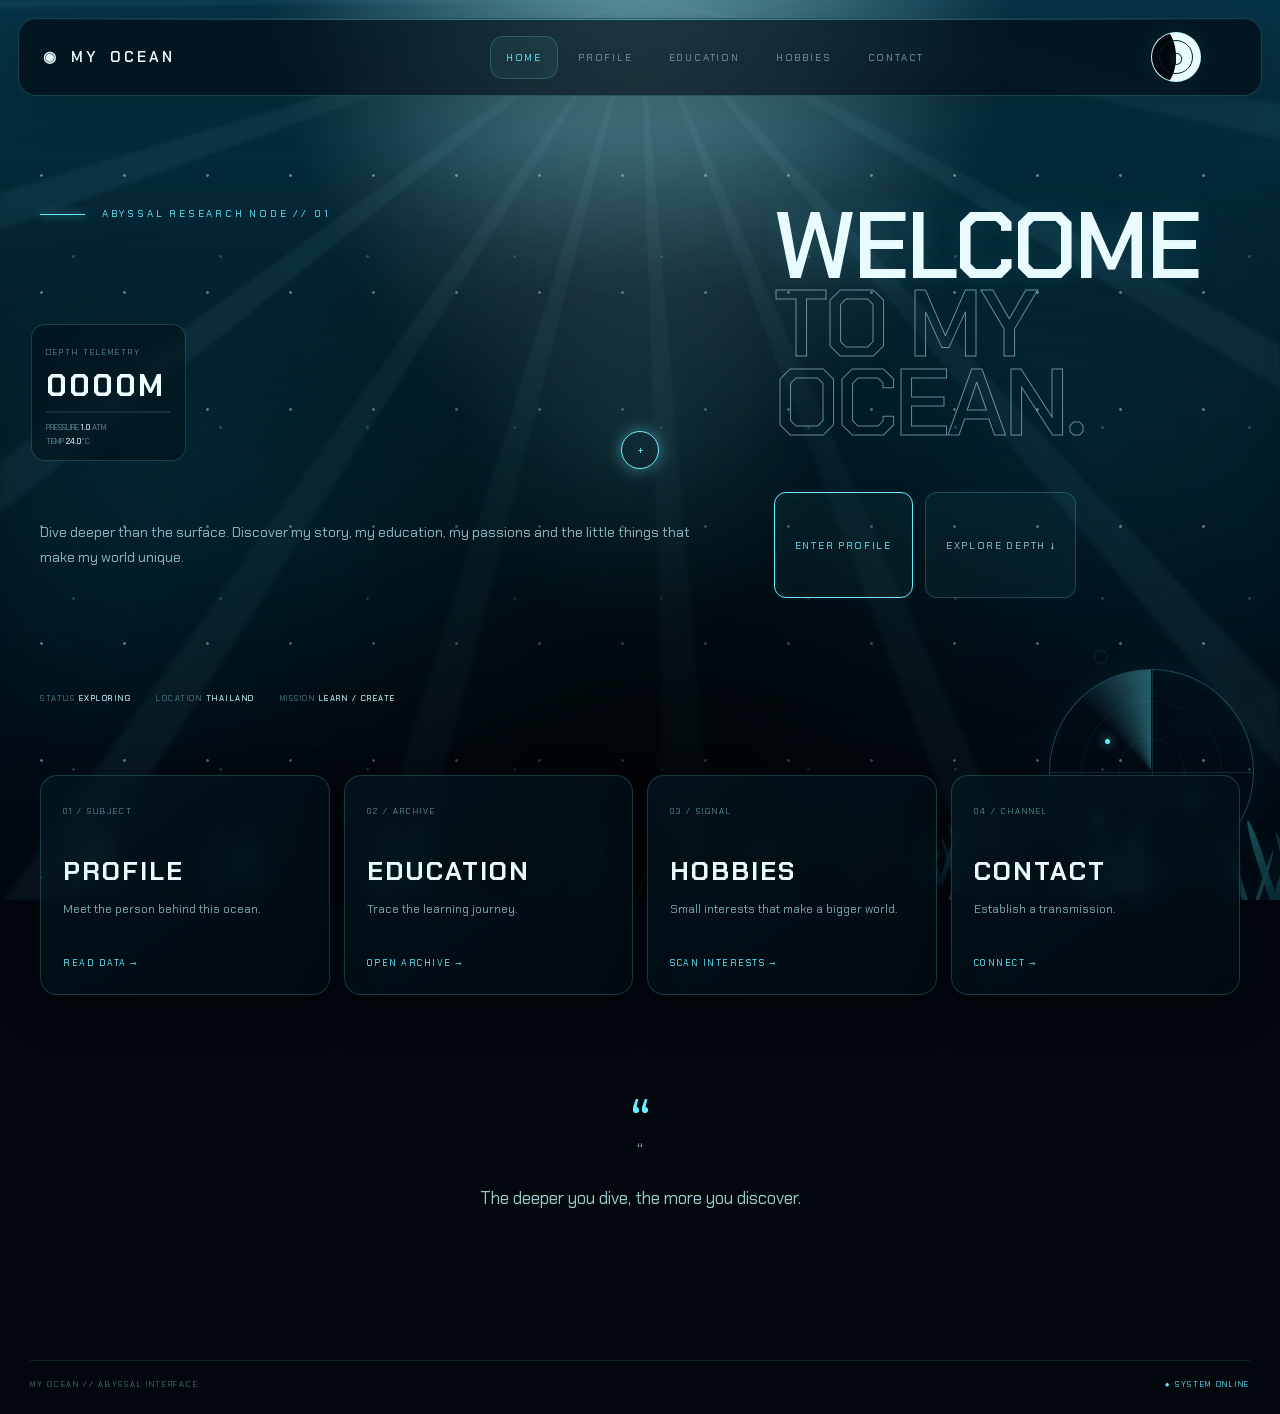
<file: Index.html>
<!doctype html>
<html lang="th">
<head>
  <meta charset="utf-8">
  <meta name="viewport" content="width=device-width,initial-scale=1">
  <meta name="theme-color" content="#020812">
  <title>MY OCEAN // ABYSSAL INTERFACE</title>
  <link rel="stylesheet" href="style.css">
  <script src="script.js" defer></script>
</head>

<body class="home-page" data-page="HOME">

<div class="loader" aria-hidden="true">
  <div class="loader-noise"></div>

  <div class="loader-core">
    <div class="sonar-loader"><i></i></div>

    <b class="loader-symbol">◈</b>

    <div class="loader-title">MY OCEAN</div>

    <div class="loader-subtitle">
      ABYSSAL INTERFACE / INITIALIZING
    </div>

    <div class="loader-progress">
      <span></span>
    </div>

    <div class="loader-readout">
      <span id="loadPct">000%</span>
      <span id="loadDepth">DEPTH 0000M</span>
    </div>

    <div class="loader-status" id="loadStatus">
      CALIBRATING SONAR...
    </div>
  </div>
</div>

<div class="cursor">
  <div class="cursor-ring"></div>
  <span>+</span>
</div>

<div class="click-layer"></div>

<div class="ocean-world">

  <div class="sunbeams"></div>
  <div class="water-light"></div>
  <div class="deep-fog"></div>
  <div class="marine-snow"></div>
  <div class="bubbles"></div>

  <!-- สิ่งมีชีวิต -->
  <div class="life" aria-hidden="true"></div>
  <div class="large-entity"></div>

  <!-- SONAR -->
  <div class="sonar">
    <div class="sonar-sweep"></div>
    <i class="blip b1"></i>
    <i class="blip b2"></i>
    <i class="blip b3"></i>
    <span class="sonar-label">BIO-SONAR / LIVE</span>
  </div>

  <!-- SCI-FI -->
  <div class="tech-grid"></div>
  <div class="circuits"></div>

</div>

<header>

  <a class="brand" href="index.html">
    <span>◉</span> MY<span>OCEAN</span>
  </a>

  <nav>
    <a class="active" href="index.html">HOME</a>
    <a href="profile.html">PROFILE</a>
    <a href="education.html">EDUCATION</a>
    <a href="hobby.html">HOBBIES</a>
    <a href="contact.html">CONTACT</a>
  </nav>

  <button class="mode" id="themeButton" aria-label="Toggle mode">
    <span></span>
  </button>

</header>

<aside class="depth">

  <small>DEPTH TELEMETRY</small>

  <strong id="depthValue">0000M</strong>

  <div class="depth-track">
    <i></i>
  </div>

  <div class="depth-meta">
    <span>
      PRESSURE <b id="pressure">1.0</b> ATM
    </span>

    <span>
      TEMP <b id="temp">24.0</b>°C
    </span>
  </div>

</aside>

<main>

<section class="hero">

  <p class="eyebrow">
    ABYSSAL RESEARCH NODE // 01
  </p>

  <h1>
    WELCOME<br>
    <span>TO MY OCEAN.</span>
  </h1>

  <p class="lead">
    Dive deeper than the surface.
    Discover my story, my education,
    my passions and the little things
    that make my world unique.
  </p>

  <div class="actions">

    <a class="btn" href="profile.html">
      ENTER PROFILE
    </a>

    <a class="btn ghost" href="#explore">
      EXPLORE DEPTH ↓
    </a>

  </div>

  <div class="telemetry">

    <span>
      STATUS <b>EXPLORING</b>
    </span>

    <span>
      LOCATION <b>THAILAND</b>
    </span>

    <span>
      MISSION <b>LEARN / CREATE</b>
    </span>

  </div>

</section>

<section id="explore" class="cards">

  <article class="ocean-card">
    <small>01 / SUBJECT</small>
    <h2>PROFILE</h2>
    <p>Meet the person behind this ocean.</p>
    <a href="profile.html">READ DATA →</a>
  </article>

  <article class="ocean-card">
    <small>02 / ARCHIVE</small>
    <h2>EDUCATION</h2>
    <p>Trace the learning journey.</p>
    <a href="education.html">OPEN ARCHIVE →</a>
  </article>

  <article class="ocean-card">
    <small>03 / SIGNAL</small>
    <h2>HOBBIES</h2>
    <p>Small interests that make a bigger world.</p>
    <a href="hobby.html">SCAN INTERESTS →</a>
  </article>

  <article class="ocean-card">
    <small>04 / CHANNEL</small>
    <h2>CONTACT</h2>
    <p>Establish a transmission.</p>
    <a href="contact.html">CONNECT →</a>
  </article>

</section>

<section class="quote">
  <span>“</span>
  <p>The deeper you dive, the more you discover.</p>
</section>

</main>

<footer>
  MY OCEAN // ABYSSAL INTERFACE
  <span>● SYSTEM ONLINE</span>
</footer>

</body>
</html>
</file>
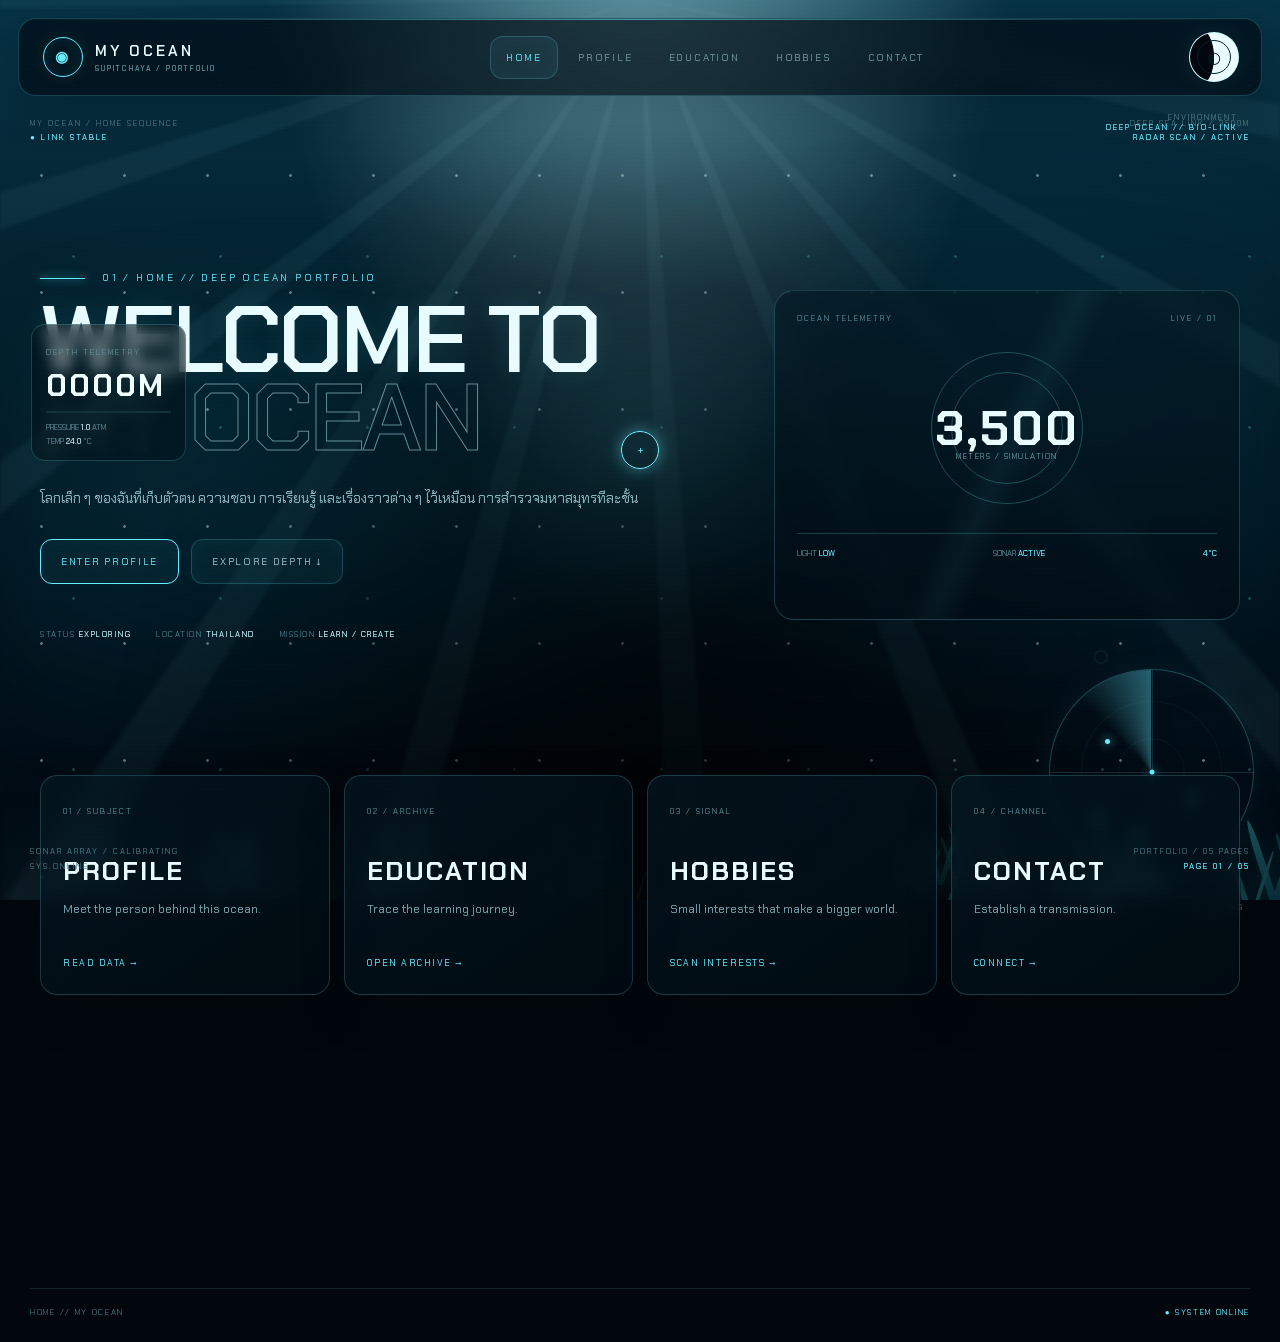
<file: index.html>
<!doctype html>
<html lang="th">
<head>
<meta charset="utf-8">
<meta name="viewport" content="width=device-width,initial-scale=1">
<meta name="theme-color" content="#020a12">
<title>MY OCEAN // ABYSSAL INTERFACE</title>
<link rel="stylesheet" href="style.css">
<script src="script.js" defer></script>
</head>

<body data-page="HOME">

<!-- ================= LOADING / BOOT ================= -->
<div class="loader">
    <div class="loader-grid"></div>

    <div class="loader-core">

        <div class="loader-sonar">
            <i class="loader-ring"></i>
            <i class="loader-blip"></i>
        </div>

        <div class="loader-title">MY OCEAN</div>

        <div class="loader-subtitle">
            ABYSSAL INTERFACE / BOOT SEQUENCE
        </div>

        <div class="loader-progress">
            <span></span>
        </div>

        <div class="loader-readout">
            <span id="loadPct">000%</span>
            <span id="loadDepth">DEPTH 0000M</span>
        </div>

        <div class="loader-status" id="loadStatus">
            CALIBRATING SONAR ARRAY...
        </div>

    </div>
</div>


<!-- ================= CURSOR ================= -->
<div class="cursor">
    <div class="cursor-ring"></div>
    <span>+</span>
</div>


<!-- ================= OCEAN WORLD ================= -->
<div class="ocean-world">

    <div class="sunbeams"></div>
    <div class="water-light"></div>
    <div class="deep-fog"></div>
    <div class="marine-snow"></div>
    <div class="bubbles"></div>
    <div class="terrain"></div>

    <div class="tech-grid"></div>
    <div class="circuits"></div>
    <div class="circuit-lines"></div>
    <div class="scanline"></div>

    <!-- creatures + coral are generated by JS -->

    <div class="sonar">

        <div class="sonar-sweep"></div>

        <i class="sonar-center"></i>

        <i class="blip b1"></i>
        <i class="blip b2"></i>
        <i class="blip b3"></i>

        <span class="sonar-label">
            SONAR / RADAR / LIVE
        </span>

        <div class="sonar-readout">
            <span>DEPTH 3500M</span>
            <span>TRACKING</span>
        </div>

    </div>

</div>


<!-- ================= HEADER ================= -->
<header>

    <a class="brand" href="index.html">

        <span class="brand-mark">◉</span>

        <span class="brand-text">
            MY OCEAN
            <small>SUPITCHAYA / PORTFOLIO</small>
        </span>

    </a>


    <nav>

        <a class="active" href="index.html">HOME</a>

        <a href="profile.html">PROFILE</a>

        <a href="education.html">EDUCATION</a>

        <a href="hobby.html">HOBBIES</a>

        <a href="contact.html">CONTACT</a>

    </nav>


    <div class="mode-wrap">

        <button
            class="mode"
            id="themeButton"
            aria-label="Switch mode">

            <span></span>

        </button>

    </div>

</header>


<!-- ================= HUD ================= -->

<div class="mode-readout">
    <span>ENVIRONMENT</span>
    <br>
    <b id="modeLabel">DEEP OCEAN // BIO-LINK</b>
</div>


<div class="hud-corner hud-tl">
    MY OCEAN / HOME SEQUENCE
    <br>
    <b>● LINK STABLE</b>
</div>


<div class="hud-corner hud-tr">
    DEEP SEA LINK / 3500M
    <br>
    <b>RADAR SCAN / ACTIVE</b>
</div>


<div class="hud-corner hud-bl">
    SONAR ARRAY / CALIBRATING
    <br>
    SYS.ONLINE
</div>


<div class="hud-corner hud-br">
    PORTFOLIO / 05 PAGES
    <br>
    <b>PAGE 01 / 05</b>
</div>


<!-- ================= DEPTH ================= -->

<aside class="depth">

    <small>DEPTH TELEMETRY</small>

    <strong id="depthValue">
        0000M
    </strong>

    <div class="depth-track">
        <i></i>
    </div>

    <div class="depth-meta">

        <span>
            PRESSURE
            <b id="pressure">1.0</b>
            ATM
        </span>

        <span>
            TEMP
            <b id="temp">24.0</b>
            °C
        </span>

    </div>

</aside>


<!-- ================= MAIN ================= -->

<main>

<section class="hero">

    <div class="hero-copy">

        <p class="eyebrow">
            01 / HOME // DEEP OCEAN PORTFOLIO
        </p>

        <h1>
            WELCOME TO
            <br>
            <span>MY OCEAN</span>
        </h1>

        <p class="lead">
            โลกเล็ก ๆ ของฉันที่เก็บตัวตน ความชอบ
            การเรียนรู้ และเรื่องราวต่าง ๆ ไว้เหมือน
            การสำรวจมหาสมุทรทีละชั้น
        </p>

        <div class="actions">

            <a class="btn" href="profile.html">
                ENTER PROFILE
            </a>

            <a class="btn ghost" href="#explore">
                EXPLORE DEPTH ↓
            </a>

        </div>

        <div class="telemetry">

            <span>
                STATUS
                <b>EXPLORING</b>
            </span>

            <span>
                LOCATION
                <b>THAILAND</b>
            </span>

            <span>
                MISSION
                <b>LEARN / CREATE</b>
            </span>

        </div>

    </div>


    <aside class="hero-console reveal">

        <div class="console-top">
            <span>OCEAN TELEMETRY</span>
            <span>LIVE / 01</span>
        </div>

        <div class="console-depth">

            <strong>3,500</strong>

            <small>
                METERS / SIMULATION
            </small>

        </div>

        <div class="console-bottom">

            <span>
                LIGHT
                <b>LOW</b>
            </span>

            <span>
                SONAR
                <b>ACTIVE</b>
            </span>

            <span>
                <b>4°C</b>
            </span>

        </div>

    </aside>

</section>


<!-- ================= EXPLORE ================= -->

<section id="explore" class="cards">

    <article class="ocean-card reveal">

        <small>01 / SUBJECT</small>

        <h2>PROFILE</h2>

        <p>
            Meet the person behind this ocean.
        </p>

        <a href="profile.html">
            READ DATA →
        </a>

    </article>


    <article class="ocean-card reveal">

        <small>02 / ARCHIVE</small>

        <h2>EDUCATION</h2>

        <p>
            Trace the learning journey.
        </p>

        <a href="education.html">
            OPEN ARCHIVE →
        </a>

    </article>


    <article class="ocean-card reveal">

        <small>03 / SIGNAL</small>

        <h2>HOBBIES</h2>

        <p>
            Small interests that make a bigger world.
        </p>

        <a href="hobby.html">
            SCAN INTERESTS →
        </a>

    </article>


    <article class="ocean-card reveal">

        <small>04 / CHANNEL</small>

        <h2>CONTACT</h2>

        <p>
            Establish a transmission.
        </p>

        <a href="contact.html">
            CONNECT →
        </a>

    </article>

</section>


<section class="quote panel reveal">

    The deeper you dive,
    the more you discover.

</section>

</main>


<footer>

    HOME // MY OCEAN

    <span>
        ● SYSTEM ONLINE
    </span>

</footer>

</body>
</html>
</file>
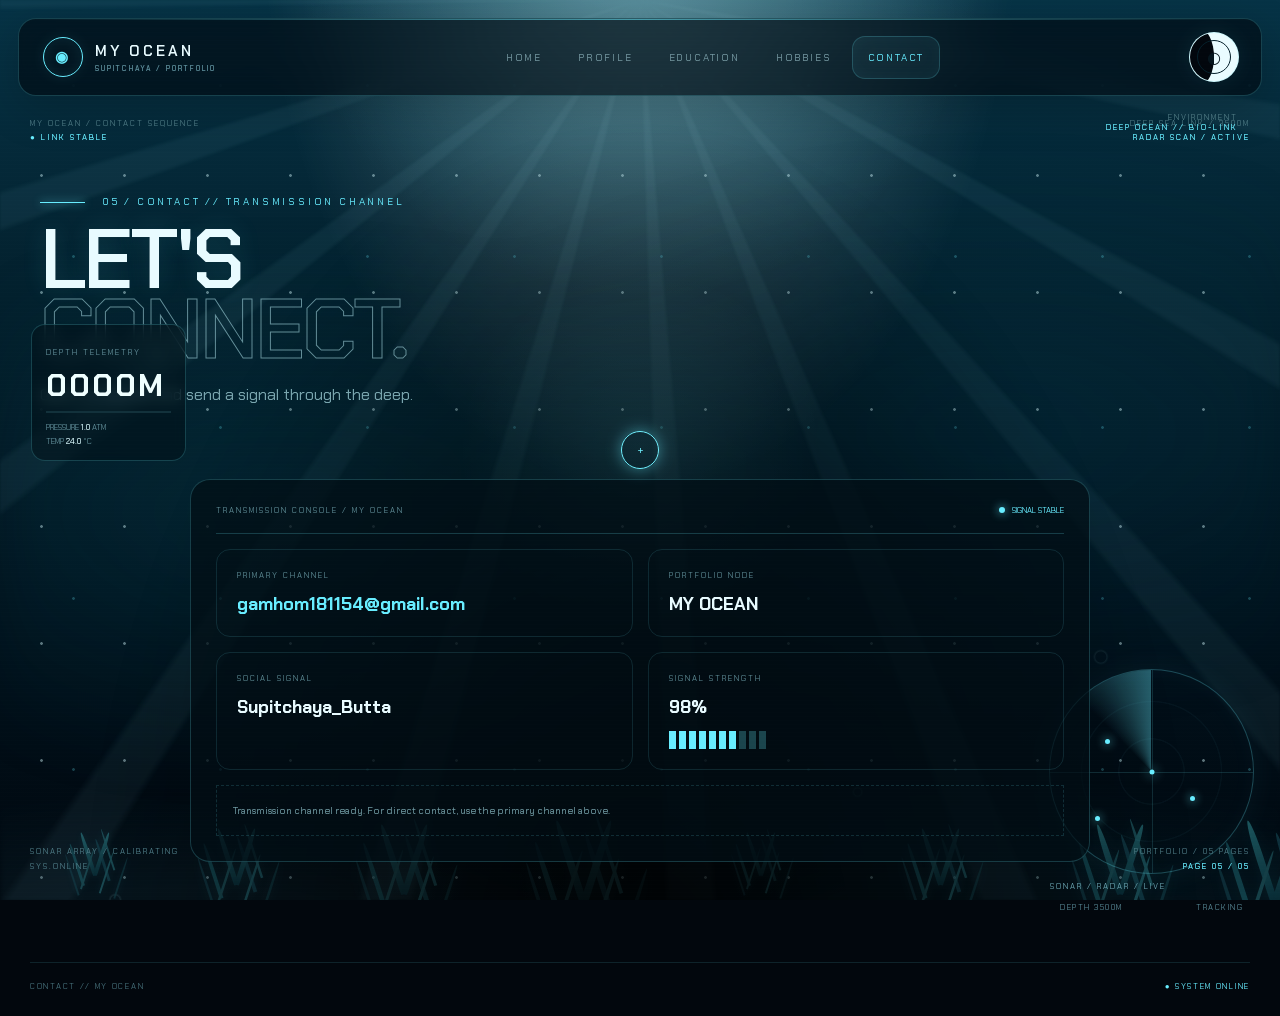
<file: contact.html>
<!doctype html>
<html lang="th">

<head>

<meta charset="utf-8">

<meta name="viewport"
      content="width=device-width,initial-scale=1">

<meta name="theme-color"
      content="#020a12">

<title>CONTACT // MY OCEAN</title>

<link rel="stylesheet"
      href="style.css">

<script src="script.js"
        defer></script>

</head>


<body data-page="CONTACT">


<div class="loader">

    <div class="loader-grid"></div>

    <div class="loader-core">

        <div class="loader-sonar">
            <i class="loader-ring"></i>
            <i class="loader-blip"></i>
        </div>

        <div class="loader-title">
            CONTACT
        </div>

        <div class="loader-subtitle">
            MY OCEAN / ABYSSAL INTERFACE / BOOT SEQUENCE
        </div>

        <div class="loader-progress">
            <span></span>
        </div>

        <div class="loader-readout">
            <span id="loadPct">000%</span>
            <span id="loadDepth">DEPTH 0000M</span>
        </div>

        <div class="loader-status"
             id="loadStatus">
            CALIBRATING SONAR ARRAY...
        </div>

    </div>

</div>


<div class="cursor">
    <div class="cursor-ring"></div>
    <span>+</span>
</div>


<div class="ocean-world">

    <div class="sunbeams"></div>
    <div class="water-light"></div>
    <div class="deep-fog"></div>
    <div class="marine-snow"></div>
    <div class="bubbles"></div>
    <div class="terrain"></div>

    <div class="tech-grid"></div>
    <div class="circuits"></div>
    <div class="circuit-lines"></div>
    <div class="scanline"></div>

    <div class="sonar">

        <div class="sonar-sweep"></div>

        <i class="sonar-center"></i>

        <i class="blip b1"></i>
        <i class="blip b2"></i>
        <i class="blip b3"></i>

        <span class="sonar-label">
            SONAR / RADAR / LIVE
        </span>

        <div class="sonar-readout">
            <span>DEPTH 3500M</span>
            <span>TRACKING</span>
        </div>

    </div>

</div>


<header>

    <a class="brand"
       href="index.html">

        <span class="brand-mark">◉</span>

        <span class="brand-text">
            MY OCEAN
            <small>
                SUPITCHAYA / PORTFOLIO
            </small>
        </span>

    </a>


    <nav>

        <a href="index.html">
            HOME
        </a>

        <a href="profile.html">
            PROFILE
        </a>

        <a href="education.html">
            EDUCATION
        </a>

        <a href="hobby.html">
            HOBBIES
        </a>

        <a class="active"
           href="contact.html">
            CONTACT
        </a>

    </nav>


    <div class="mode-wrap">

        <button class="mode"
                id="themeButton"
                aria-label="Switch mode">

            <span></span>

        </button>

    </div>

</header>


<div class="mode-readout">

    <span>ENVIRONMENT</span>
    <br>

    <b id="modeLabel">
        DEEP OCEAN // BIO-LINK
    </b>

</div>


<div class="hud-corner hud-tl">

    MY OCEAN / CONTACT SEQUENCE
    <br>

    <b>● LINK STABLE</b>

</div>


<div class="hud-corner hud-tr">

    DEEP SEA LINK / 3500M
    <br>

    <b>RADAR SCAN / ACTIVE</b>

</div>


<div class="hud-corner hud-bl">

    SONAR ARRAY / CALIBRATING
    <br>

    SYS.ONLINE

</div>


<div class="hud-corner hud-br">

    PORTFOLIO / 05 PAGES
    <br>

    <b>PAGE 05 / 05</b>

</div>


<aside class="depth">

    <small>
        DEPTH TELEMETRY
    </small>

    <strong id="depthValue">
        0000M
    </strong>

    <div class="depth-track">
        <i></i>
    </div>

    <div class="depth-meta">

        <span>
            PRESSURE
            <b id="pressure">1.0</b>
            ATM
        </span>

        <span>
            TEMP
            <b id="temp">24.0</b>
            °C
        </span>

    </div>

</aside>


<main>


<section class="page-head">

    <p class="eyebrow">
        05 / CONTACT // TRANSMISSION CHANNEL
    </p>

    <h1>
        LET'S
        <span>CONNECT.</span>
    </h1>

    <p>
        Open a channel and send a signal through the deep.
    </p>

</section>


<section class="contact-console reveal">

    <div class="contact-head">

        <small>
            TRANSMISSION CONSOLE / MY OCEAN
        </small>

        <span class="signal">

            <i></i>

            SIGNAL STABLE

        </span>

    </div>


    <div class="contact-body">


        <div class="contact-card">

            <small>
                PRIMARY CHANNEL
            </small>

            <strong>
                <a href="mailto:gamhom181154@gmail.com">
                    gamhom181154@gmail.com
                </a>
            </strong>

        </div>


        <div class="contact-card">

            <small>
                PORTFOLIO NODE
            </small>

            <strong>
                MY OCEAN
            </strong>

        </div>


        <div class="contact-card">

            <small>
                SOCIAL SIGNAL
            </small>

            <strong>
                Supitchaya_Butta
            </strong>

        </div>


        <div class="contact-card">

            <small>
                SIGNAL STRENGTH
            </small>

            <strong>
                98%
            </strong>

            <div class="signal-bars">

                <i></i>
                <i></i>
                <i></i>
                <i></i>
                <i></i>
                <i></i>
                <i></i>
                <i></i>
                <i></i>
                <i></i>

            </div>

        </div>


    </div>


    <div class="console-note">

        Transmission channel ready.
        For direct contact, use the primary channel above.

    </div>

</section>


</main>


<footer>

    CONTACT // MY OCEAN

    <span>
        ● SYSTEM ONLINE
    </span>

</footer>

</body>
</html>
</file>
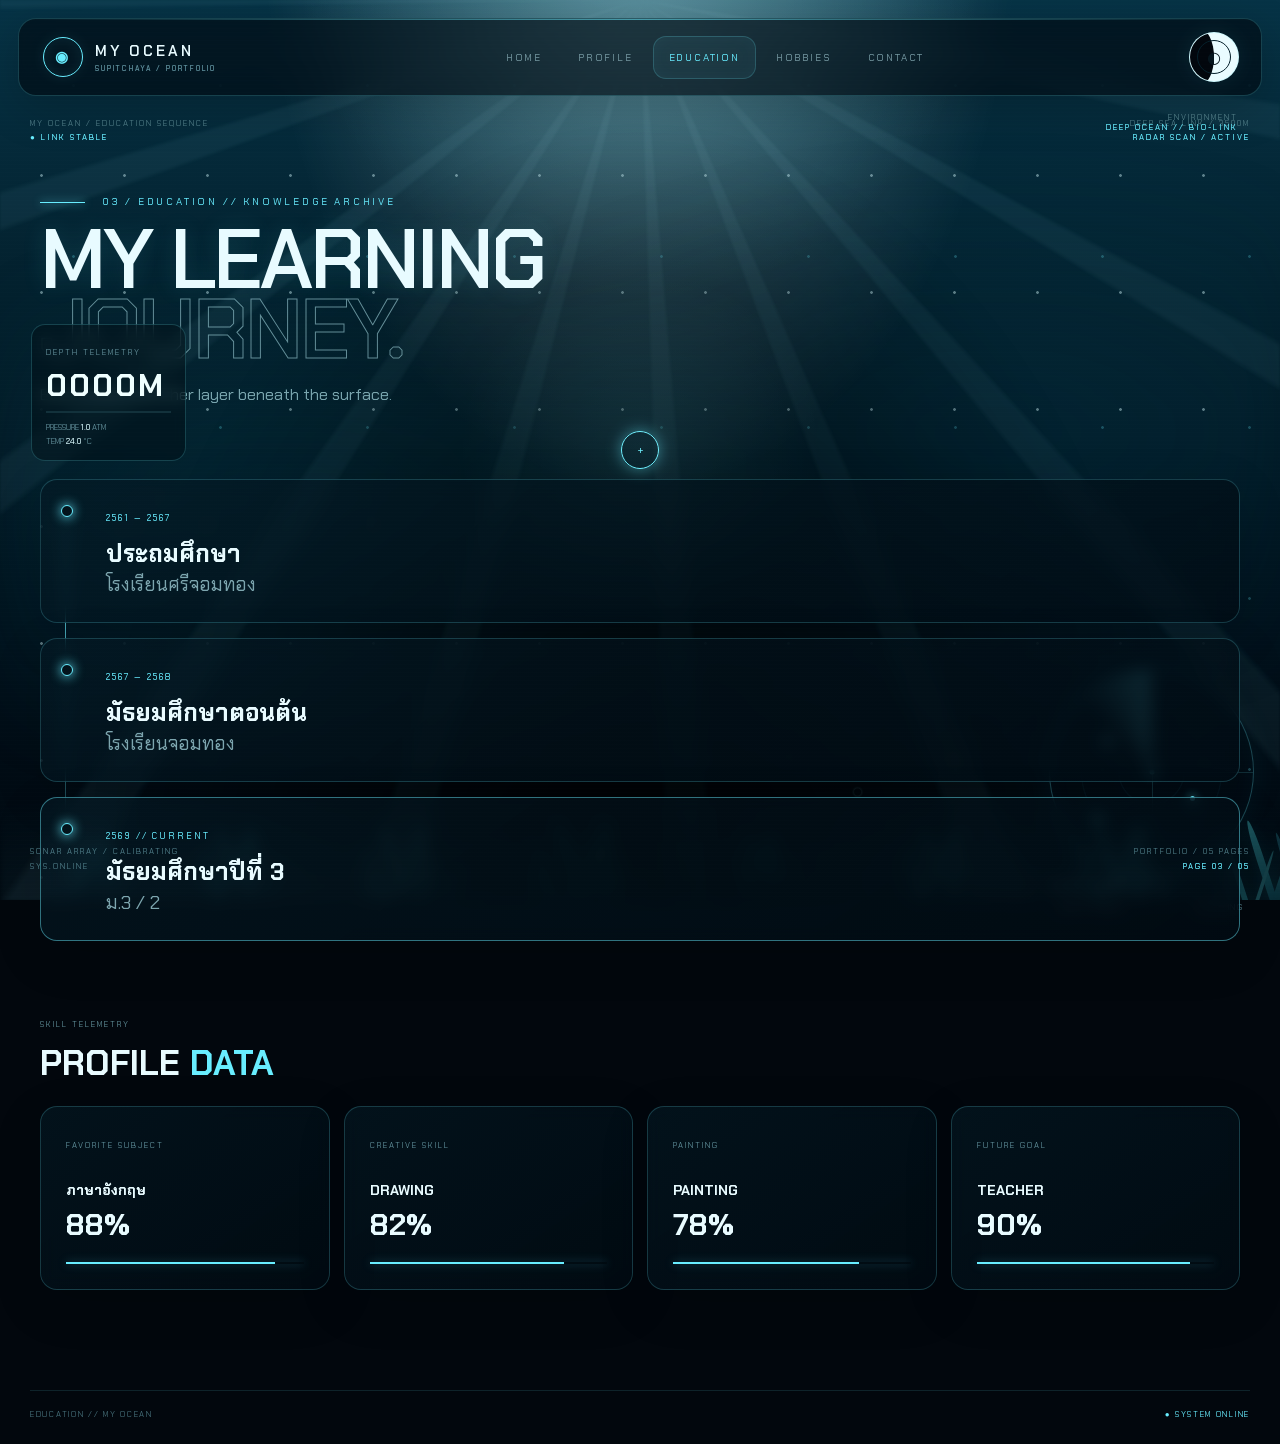
<file: education.html>
<!doctype html>
<html lang="th">

<head>

<meta charset="utf-8">

<meta name="viewport"
      content="width=device-width,initial-scale=1">

<meta name="theme-color"
      content="#020a12">

<title>EDUCATION // MY OCEAN</title>

<link rel="stylesheet"
      href="style.css">

<script src="script.js"
        defer></script>

</head>


<body data-page="EDUCATION">


<div class="loader">

    <div class="loader-grid"></div>

    <div class="loader-core">

        <div class="loader-sonar">
            <i class="loader-ring"></i>
            <i class="loader-blip"></i>
        </div>

        <div class="loader-title">
            EDUCATION
        </div>

        <div class="loader-subtitle">
            MY OCEAN / ABYSSAL INTERFACE / BOOT SEQUENCE
        </div>

        <div class="loader-progress">
            <span></span>
        </div>

        <div class="loader-readout">
            <span id="loadPct">000%</span>
            <span id="loadDepth">DEPTH 0000M</span>
        </div>

        <div class="loader-status"
             id="loadStatus">
            CALIBRATING SONAR ARRAY...
        </div>

    </div>

</div>


<div class="cursor">
    <div class="cursor-ring"></div>
    <span>+</span>
</div>


<div class="ocean-world">

    <div class="sunbeams"></div>
    <div class="water-light"></div>
    <div class="deep-fog"></div>
    <div class="marine-snow"></div>
    <div class="bubbles"></div>
    <div class="terrain"></div>

    <div class="tech-grid"></div>
    <div class="circuits"></div>
    <div class="circuit-lines"></div>
    <div class="scanline"></div>

    <div class="sonar">

        <div class="sonar-sweep"></div>

        <i class="sonar-center"></i>

        <i class="blip b1"></i>
        <i class="blip b2"></i>
        <i class="blip b3"></i>

        <span class="sonar-label">
            SONAR / RADAR / LIVE
        </span>

        <div class="sonar-readout">
            <span>DEPTH 3500M</span>
            <span>TRACKING</span>
        </div>

    </div>

</div>


<header>

    <a class="brand"
       href="index.html">

        <span class="brand-mark">◉</span>

        <span class="brand-text">
            MY OCEAN
            <small>
                SUPITCHAYA / PORTFOLIO
            </small>
        </span>

    </a>


    <nav>

        <a href="index.html">
            HOME
        </a>

        <a href="profile.html">
            PROFILE
        </a>

        <a class="active"
           href="education.html">
            EDUCATION
        </a>

        <a href="hobby.html">
            HOBBIES
        </a>

        <a href="contact.html">
            CONTACT
        </a>

    </nav>


    <div class="mode-wrap">

        <button class="mode"
                id="themeButton"
                aria-label="Switch mode">

            <span></span>

        </button>

    </div>

</header>


<div class="mode-readout">

    <span>ENVIRONMENT</span>
    <br>

    <b id="modeLabel">
        DEEP OCEAN // BIO-LINK
    </b>

</div>


<div class="hud-corner hud-tl">

    MY OCEAN / EDUCATION SEQUENCE
    <br>

    <b>● LINK STABLE</b>

</div>


<div class="hud-corner hud-tr">

    DEEP SEA LINK / 3500M
    <br>

    <b>RADAR SCAN / ACTIVE</b>

</div>


<div class="hud-corner hud-bl">

    SONAR ARRAY / CALIBRATING
    <br>

    SYS.ONLINE

</div>


<div class="hud-corner hud-br">

    PORTFOLIO / 05 PAGES
    <br>

    <b>PAGE 03 / 05</b>

</div>


<aside class="depth">

    <small>
        DEPTH TELEMETRY
    </small>

    <strong id="depthValue">
        0000M
    </strong>

    <div class="depth-track">
        <i></i>
    </div>

    <div class="depth-meta">

        <span>
            PRESSURE
            <b id="pressure">1.0</b>
            ATM
        </span>

        <span>
            TEMP
            <b id="temp">24.0</b>
            °C
        </span>

    </div>

</aside>


<main>


<section class="page-head">

    <p class="eyebrow">
        03 / EDUCATION // KNOWLEDGE ARCHIVE
    </p>

    <h1>
        MY LEARNING
        <span>JOURNEY.</span>
    </h1>

    <p>
        Every level is another layer beneath the surface.
    </p>

</section>


<section class="timeline">


<article class="panel reveal">

    <span>
        2561 — 2567
    </span>

    <h2>
        ประถมศึกษา
    </h2>

    <h3>
        โรงเรียนศรีจอมทอง
    </h3>

</article>


<article class="panel reveal">

    <span>
        2567 — 2568
    </span>

    <h2>
        มัธยมศึกษาตอนต้น
    </h2>

    <h3>
        โรงเรียนจอมทอง
    </h3>

</article>


<article class="panel current reveal">

    <span>
        2569 // CURRENT
    </span>

    <h2>
        มัธยมศึกษาปีที่ 3
    </h2>

    <h3>
        ม.3 / 2
    </h3>

</article>


</section>


<section>

    <div class="section-title">

        <small>
            SKILL TELEMETRY
        </small>

        <h2>
            PROFILE
            <span>DATA</span>
        </h2>

    </div>


    <div class="stats">


        <article class="panel reveal">

            <small>
                FAVORITE SUBJECT
            </small>

            <b>
                ภาษาอังกฤษ
            </b>

            <strong>
                88%
            </strong>

            <i style="--v:88%"></i>

        </article>


        <article class="panel reveal">

            <small>
                CREATIVE SKILL
            </small>

            <b>
                DRAWING
            </b>

            <strong>
                82%
            </strong>

            <i style="--v:82%"></i>

        </article>


        <article class="panel reveal">

            <small>
                PAINTING
            </small>

            <b>
                PAINTING
            </b>

            <strong>
                78%
            </strong>

            <i style="--v:78%"></i>

        </article>


        <article class="panel reveal">

            <small>
                FUTURE GOAL
            </small>

            <b>
                TEACHER
            </b>

            <strong>
                90%
            </strong>

            <i style="--v:90%"></i>

        </article>


    </div>

</section>

</main>


<footer>

    EDUCATION // MY OCEAN

    <span>
        ● SYSTEM ONLINE
    </span>

</footer>

</body>
</html>
</file>
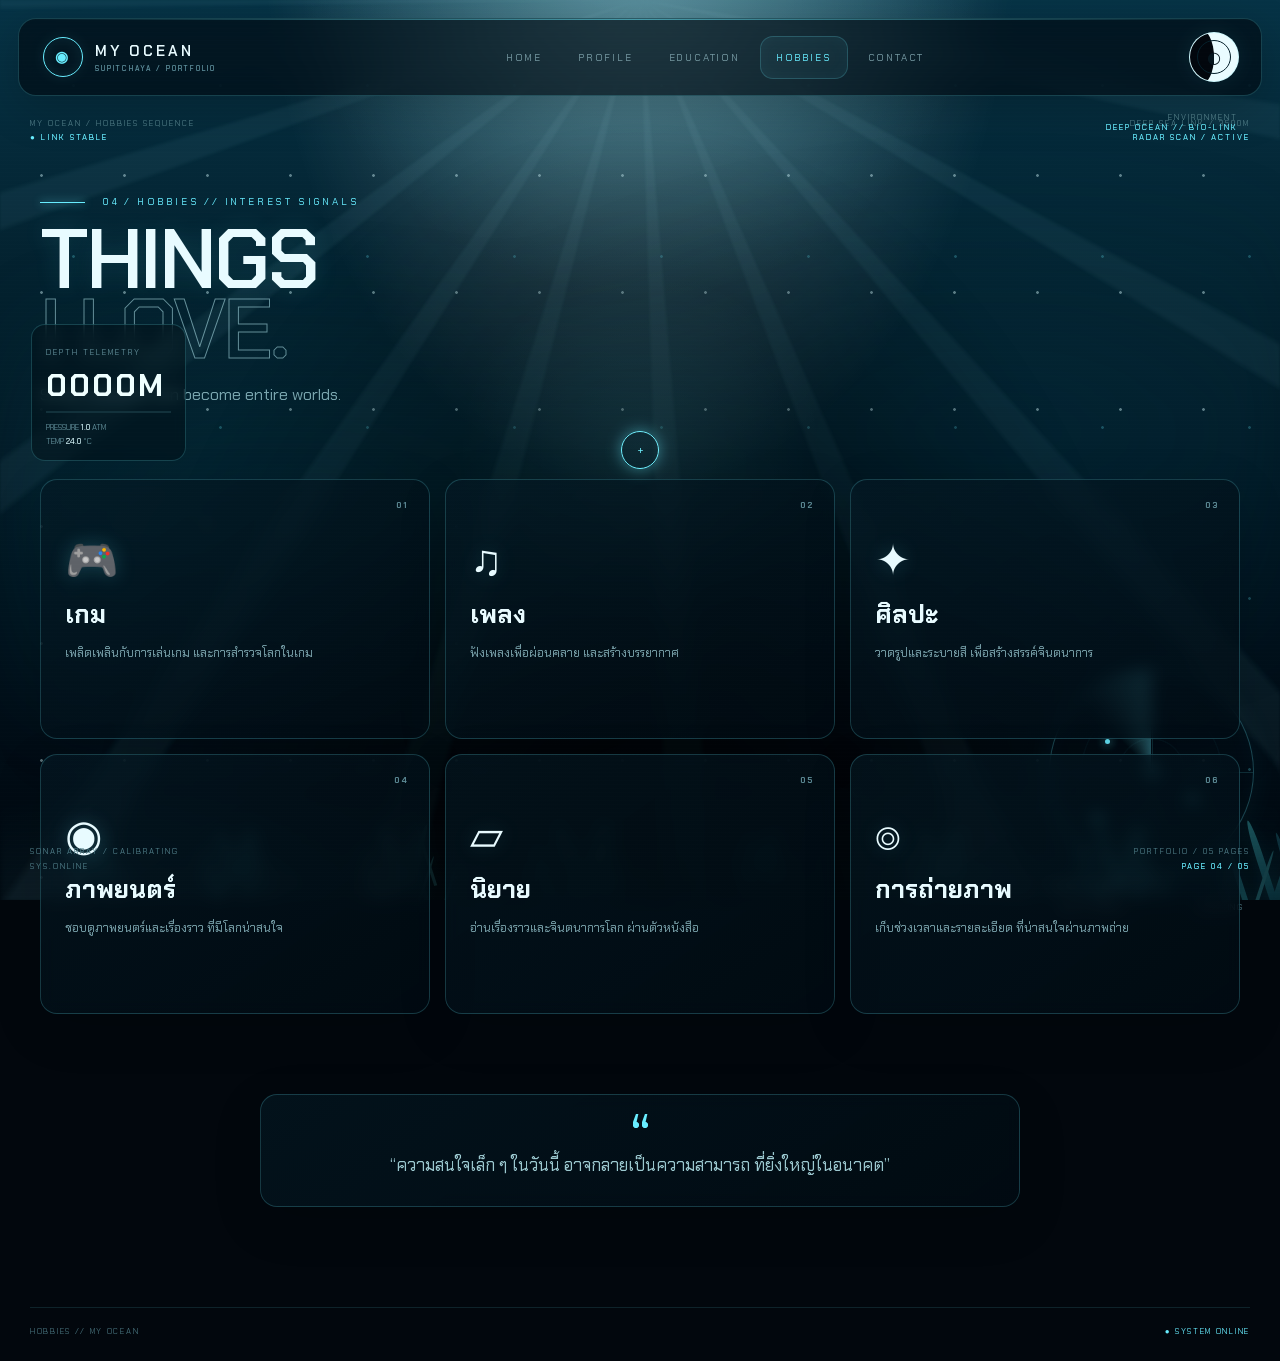
<file: hobby.html>
<!doctype html>
<html lang="th">

<head>

<meta charset="utf-8">

<meta name="viewport"
      content="width=device-width,initial-scale=1">

<meta name="theme-color"
      content="#020a12">

<title>HOBBIES // MY OCEAN</title>

<link rel="stylesheet"
      href="style.css">

<script src="script.js"
        defer></script>

</head>


<body data-page="HOBBIES">


<div class="loader">

    <div class="loader-grid"></div>

    <div class="loader-core">

        <div class="loader-sonar">
            <i class="loader-ring"></i>
            <i class="loader-blip"></i>
        </div>

        <div class="loader-title">
            HOBBIES
        </div>

        <div class="loader-subtitle">
            MY OCEAN / ABYSSAL INTERFACE / BOOT SEQUENCE
        </div>

        <div class="loader-progress">
            <span></span>
        </div>

        <div class="loader-readout">
            <span id="loadPct">000%</span>
            <span id="loadDepth">DEPTH 0000M</span>
        </div>

        <div class="loader-status"
             id="loadStatus">
            CALIBRATING SONAR ARRAY...
        </div>

    </div>

</div>


<div class="cursor">
    <div class="cursor-ring"></div>
    <span>+</span>
</div>


<div class="ocean-world">

    <div class="sunbeams"></div>
    <div class="water-light"></div>
    <div class="deep-fog"></div>
    <div class="marine-snow"></div>
    <div class="bubbles"></div>
    <div class="terrain"></div>

    <div class="tech-grid"></div>
    <div class="circuits"></div>
    <div class="circuit-lines"></div>
    <div class="scanline"></div>

    <div class="sonar">

        <div class="sonar-sweep"></div>

        <i class="sonar-center"></i>

        <i class="blip b1"></i>
        <i class="blip b2"></i>
        <i class="blip b3"></i>

        <span class="sonar-label">
            SONAR / RADAR / LIVE
        </span>

        <div class="sonar-readout">
            <span>DEPTH 3500M</span>
            <span>TRACKING</span>
        </div>

    </div>

</div>


<header>

    <a class="brand"
       href="index.html">

        <span class="brand-mark">◉</span>

        <span class="brand-text">
            MY OCEAN
            <small>
                SUPITCHAYA / PORTFOLIO
            </small>
        </span>

    </a>


    <nav>

        <a href="index.html">
            HOME
        </a>

        <a href="profile.html">
            PROFILE
        </a>

        <a href="education.html">
            EDUCATION
        </a>

        <a class="active"
           href="hobby.html">
            HOBBIES
        </a>

        <a href="contact.html">
            CONTACT
        </a>

    </nav>


    <div class="mode-wrap">

        <button class="mode"
                id="themeButton"
                aria-label="Switch mode">

            <span></span>

        </button>

    </div>

</header>


<div class="mode-readout">

    <span>ENVIRONMENT</span>
    <br>

    <b id="modeLabel">
        DEEP OCEAN // BIO-LINK
    </b>

</div>


<div class="hud-corner hud-tl">

    MY OCEAN / HOBBIES SEQUENCE
    <br>

    <b>● LINK STABLE</b>

</div>


<div class="hud-corner hud-tr">

    DEEP SEA LINK / 3500M
    <br>

    <b>RADAR SCAN / ACTIVE</b>

</div>


<div class="hud-corner hud-bl">

    SONAR ARRAY / CALIBRATING
    <br>

    SYS.ONLINE

</div>


<div class="hud-corner hud-br">

    PORTFOLIO / 05 PAGES
    <br>

    <b>PAGE 04 / 05</b>

</div>


<aside class="depth">

    <small>
        DEPTH TELEMETRY
    </small>

    <strong id="depthValue">
        0000M
    </strong>

    <div class="depth-track">
        <i></i>
    </div>

    <div class="depth-meta">

        <span>
            PRESSURE
            <b id="pressure">1.0</b>
            ATM
        </span>

        <span>
            TEMP
            <b id="temp">24.0</b>
            °C
        </span>

    </div>

</aside>


<main>


<section class="page-head">

    <p class="eyebrow">
        04 / HOBBIES // INTEREST SIGNALS
    </p>

    <h1>
        THINGS
        <span>I LOVE.</span>
    </h1>

    <p>
        Small interests can become entire worlds.
    </p>

</section>


<section class="hobbies">


<article class="hobby tilt reveal">

    <b>01</b>

    <div>🎮</div>

    <h2>
        เกม
    </h2>

    <p>
        เพลิดเพลินกับการเล่นเกม
        และการสำรวจโลกในเกม
    </p>

</article>


<article class="hobby tilt reveal">

    <b>02</b>

    <div>♫</div>

    <h2>
        เพลง
    </h2>

    <p>
        ฟังเพลงเพื่อผ่อนคลาย
        และสร้างบรรยากาศ
    </p>

</article>


<article class="hobby tilt reveal">

    <b>03</b>

    <div>✦</div>

    <h2>
        ศิลปะ
    </h2>

    <p>
        วาดรูปและระบายสี
        เพื่อสร้างสรรค์จินตนาการ
    </p>

</article>


<article class="hobby tilt reveal">

    <b>04</b>

    <div>◉</div>

    <h2>
        ภาพยนตร์
    </h2>

    <p>
        ชอบดูภาพยนตร์และเรื่องราว
        ที่มีโลกน่าสนใจ
    </p>

</article>


<article class="hobby tilt reveal">

    <b>05</b>

    <div>▱</div>

    <h2>
        นิยาย
    </h2>

    <p>
        อ่านเรื่องราวและจินตนาการโลก
        ผ่านตัวหนังสือ
    </p>

</article>


<article class="hobby tilt reveal">

    <b>06</b>

    <div>⌾</div>

    <h2>
        การถ่ายภาพ
    </h2>

    <p>
        เก็บช่วงเวลาและรายละเอียด
        ที่น่าสนใจผ่านภาพถ่าย
    </p>

</article>


</section>


<section class="quote panel reveal">

    “ความสนใจเล็ก ๆ ในวันนี้
    อาจกลายเป็นความสามารถ
    ที่ยิ่งใหญ่ในอนาคต”

</section>


</main>


<footer>

    HOBBIES // MY OCEAN

    <span>
        ● SYSTEM ONLINE
    </span>

</footer>

</body>
</html>
</file>
<file: style.css>
@import url('https://fonts.googleapis.com/css2?family=Chakra+Petch:wght@300;400;500;600;700&family=Noto+Sans+Thai:wght@300;400;500;600;700&display=swap');

:root{
  --bg:#020a12;
  --bg2:#031a25;
  --ink:#e8fbff;
  --muted:#79aab6;

  --cyan:#68edff;
  --cyan2:#1aa8c1;
  --line:rgba(104,237,255,.20);

  --panel:rgba(3,20,30,.72);
  --panel2:rgba(2,12,20,.86);

  --green:#78ff57;
  --green2:#21c95d;
  --greenline:rgba(120,255,87,.24);

  --mx:50vw;
  --my:50vh;
  --depth:0;
}

*{
  box-sizing:border-box;
}

html{
  scroll-behavior:smooth;
}

body{
  margin:0;
  min-height:100vh;
  background:#02070d;
  color:var(--ink);
  font-family:
    'Chakra Petch',
    'Noto Sans Thai',
    sans-serif;
  overflow-x:hidden;
}

body::before{
  content:"";
  position:fixed;
  inset:0;
  z-index:50;
  pointer-events:none;
  opacity:.08;

  background:
    repeating-linear-gradient(
      0deg,
      transparent 0 3px,
      rgba(255,255,255,.035) 4px
    );

  mix-blend-mode:screen;
}

a{
  color:inherit;
  text-decoration:none;
}

button{
  font:inherit;
  color:inherit;
}


/* =========================================================
   OCEAN WORLD
========================================================= */

.ocean-world{
  position:fixed;
  inset:0;
  z-index:-10;
  overflow:hidden;

  background:
    radial-gradient(
      circle at 50% -5%,
      rgba(83,218,238,.28),
      transparent 30%
    ),
    linear-gradient(
      180deg,
      #063346 0%,
      #03202d 33%,
      #01131e 66%,
      #00070e 100%
    );
}

.ocean-world::before{
  content:"";
  position:absolute;
  inset:0;

  background:
    radial-gradient(
      circle at var(--mx) var(--my),
      rgba(120,239,255,.13),
      transparent 23%
    );

  transition:background .08s;
}

.ocean-world::after{
  content:"";
  position:absolute;
  inset:0;

  background:
    radial-gradient(
      ellipse at 50% 110%,
      rgba(0,0,0,.82),
      transparent 62%
    );
}


/* layers */

.water-light,
.sunbeams,
.deep-fog,
.marine-snow,
.bubbles,
.life,
.large-entity,
.tech-grid,
.circuits,
.circuit-lines,
.ocean-life-layer,
.coral-field,
.terrain{
  position:absolute;
  inset:0;
  pointer-events:none;
}


/* light from surface */

.water-light{
  background:
    radial-gradient(
      ellipse at 50% -12%,
      rgba(231,253,255,.36),
      transparent 42%
    );

  mix-blend-mode:screen;
}


/* underwater light shafts */

.sunbeams{
  background:
    repeating-conic-gradient(
      from 205deg at 50% 0,
      transparent 0 7deg,
      rgba(165,242,255,.055) 7.5deg 10deg,
      transparent 10.5deg 19deg
    );

  filter:blur(1px);
  transform-origin:50% 0;

  animation:
    beams 11s ease-in-out infinite alternate;
}


/* deep water fog */

.deep-fog{
  background:
    radial-gradient(
      ellipse at 22% 57%,
      rgba(14,112,133,.16),
      transparent 38%
    ),
    radial-gradient(
      ellipse at 78% 48%,
      rgba(7,76,100,.18),
      transparent 42%
    );

  filter:blur(28px);

  animation:
    fog 14s ease-in-out infinite alternate;
}


/* marine snow */

.marine-snow{
  opacity:.68;

  background-image:
    radial-gradient(
      circle,
      rgba(215,251,255,.62) 0 1px,
      transparent 1.7px
    ),
    radial-gradient(
      circle,
      rgba(104,237,255,.35) 0 1px,
      transparent 1.7px
    );

  background-size:
    83px 117px,
    147px 171px;

  animation:
    snow 20s linear infinite;
}


/* bubbles */

.bubbles{
  opacity:.55;

  background-image:
    radial-gradient(
      circle at 9% 100%,
      transparent 0 4px,
      rgba(192,245,255,.22) 5px,
      transparent 7px
    ),
    radial-gradient(
      circle at 67% 88%,
      transparent 0 3px,
      rgba(192,245,255,.18) 4px,
      transparent 6px
    ),
    radial-gradient(
      circle at 86% 73%,
      transparent 0 5px,
      rgba(192,245,255,.13) 6px,
      transparent 8px
    );

  animation:
    bubbles 18s linear infinite;
}


/* ocean floor */

.terrain{
  top:auto;
  height:36vh;
  bottom:-5vh;

  opacity:.28;

  background:
    radial-gradient(
      ellipse at 15% 100%,
      #173843 0 12%,
      transparent 34%
    ),
    radial-gradient(
      ellipse at 78% 100%,
      #0b2b35 0 16%,
      transparent 38%
    );

  filter:blur(3px);
}


/* =========================================================
   SEA CREATURES
========================================================= */

.ocean-creature{
  position:absolute;
  left:-15vw;
  top:var(--top);

  font-size:clamp(20px,2vw,34px);

  opacity:0;

  filter:
    saturate(.75)
    drop-shadow(
      0 0 8px rgba(104,237,255,.25)
    );

  animation:
    creatureSwim
    var(--dur)
    linear
    var(--delay)
    infinite;

  will-change:
    left,
    transform,
    opacity;

  white-space:nowrap;
}

.ocean-creature.small{
  font-size:
    clamp(17px,1.45vw,27px);
}

.ocean-creature.medium{
  font-size:
    clamp(25px,2.5vw,45px);
}

.ocean-creature.large{
  font-size:
    clamp(40px,5vw,78px);

  opacity:.15;

  filter:
    saturate(.55)
    brightness(.62)
    drop-shadow(
      0 0 15px rgba(104,237,255,.2)
    );
}

.ocean-creature.reverse{
  animation-name:
    creatureSwimReverse;
}


/* =========================================================
   CORAL
========================================================= */

.coral-field{
  top:auto;
  height:31vh;
  bottom:0;

  mask-image:
    linear-gradient(
      to top,
      #000 0,
      rgba(0,0,0,.8) 55%,
      transparent 100%
    );
}

.coral-cluster{
  position:absolute;
  bottom:-8px;

  width:110px;
  height:125px;

  opacity:.62;

  filter:
    drop-shadow(
      0 0 8px rgba(74,211,221,.15)
    );
}

.coral-cluster::before,
.coral-cluster::after{
  content:"";

  position:absolute;
  bottom:0;
  left:50%;

  width:8px;
  height:94px;

  border-radius:
    100% 100% 18% 18%;

  background:
    linear-gradient(
      #318c94,
      #0c3b46
    );

  transform-origin:
    bottom;
}

.coral-cluster::before{
  transform:
    rotate(-18deg);

  box-shadow:
    -29px 14px 0 -1px #1a5c67,
    25px 21px 0 -1px #174c59,
    42px 4px 0 -2px #286f78,
    -45px 31px 0 -2px #143f4b;
}

.coral-cluster::after{
  transform:
    rotate(18deg);

  box-shadow:
    -19px 38px 0 -2px #235f68,
    21px 34px 0 -2px #286f78,
    53px 35px 0 -2px #123f49;
}


/* =========================================================
   RADAR
========================================================= */

.sonar{
  position:fixed;

  right:26px;
  bottom:26px;

  width:205px;
  height:205px;

  z-index:9;

  border:
    1px solid rgba(104,237,255,.27);

  border-radius:50%;

  background:
    radial-gradient(
      circle,
      transparent 0 22%,
      rgba(104,237,255,.035) 22.5% 23%,
      transparent 23.5% 48%,
      rgba(104,237,255,.035) 48.5% 49%,
      transparent 49.5% 72%,
      rgba(104,237,255,.025) 72.5% 73%,
      transparent 73.5%
    );

  box-shadow:
    0 0 35px rgba(104,237,255,.06),
    inset 0 0 25px rgba(104,237,255,.03);

  pointer-events:none;
}

.sonar::before{
  content:"";

  position:absolute;

  left:50%;
  top:0;
  bottom:0;

  width:1px;

  background:
    rgba(104,237,255,.14);
}

.sonar::after{
  content:"";

  position:absolute;

  top:50%;
  left:0;
  right:0;

  height:1px;

  background:
    rgba(104,237,255,.14);
}

.sonar-sweep{
  position:absolute;
  inset:0;

  border-radius:50%;

  background:
    conic-gradient(
      from 0deg,
      transparent 0 315deg,
      rgba(104,237,255,.36) 360deg
    );

  animation:
    radar 3.5s linear infinite;
}

.sonar-center{
  position:absolute;

  left:50%;
  top:50%;

  width:5px;
  height:5px;

  transform:
    translate(-50%,-50%);

  border-radius:50%;

  background:
    var(--cyan);

  box-shadow:
    0 0 12px var(--cyan);
}


/* normal radar blips */

.blip{
  position:absolute;

  width:5px;
  height:5px;

  border-radius:50%;

  background:
    var(--cyan);

  box-shadow:
    0 0 10px var(--cyan);

  animation:
    blip 2s infinite;
}

.b1{
  left:27%;
  top:34%;
}

.b2{
  left:69%;
  top:62%;
  animation-delay:.8s;
}

.b3{
  left:22%;
  top:72%;
  animation-delay:1.5s;
}


/* mouse tracking point */

.tracking-blip{
  position:absolute;

  width:9px;
  height:9px;

  border-radius:50%;

  background:
    var(--green);

  box-shadow:
    0 0 8px var(--green),
    0 0 20px rgba(120,255,87,.75);

  transform:
    translate(-50%,-50%);

  opacity:0;

  transition:
    opacity .2s,
    left .08s linear,
    top .08s linear;

  z-index:5;
}

.sonar-label{
  position:absolute;

  top:calc(100% + 8px);
  left:0;

  font-size:8px;
  letter-spacing:2px;

  color:#6aa4b1;

  white-space:nowrap;
}

.sonar-readout{
  position:absolute;

  left:10px;
  right:10px;
  bottom:-39px;

  display:flex;
  justify-content:space-between;

  font-size:8px;
  letter-spacing:1.5px;

  color:#568592;
}


/* =========================================================
   SCI-FI MODE
========================================================= */

.tech-grid{
  opacity:0;

  transform:
    perspective(650px)
    rotateX(64deg)
    translateY(34%);

  transform-origin:
    50% 100%;

  background-image:
    linear-gradient(
      rgba(120,255,87,.14) 1px,
      transparent 1px
    ),
    linear-gradient(
      90deg,
      rgba(120,255,87,.14) 1px,
      transparent 1px
    );

  background-size:
    52px 52px;

  mask-image:
    linear-gradient(
      transparent,
      #000 30%,
      #000
    );
}

.circuits{
  opacity:0;

  background-image:
    linear-gradient(
      90deg,
      transparent 0 7%,
      rgba(120,255,87,.13) 7.1% 7.25%,
      transparent 7.35% 100%
    ),
    linear-gradient(
      rgba(120,255,87,.08) 1px,
      transparent 1px
    );

  background-size:
    280px 100%,
    100% 78px;
}

.circuit-lines{
  position:absolute;
  inset:0;

  opacity:0;

  background-image:
    linear-gradient(
      110deg,
      transparent 0 43%,
      rgba(120,255,87,.18) 43.1% 43.2%,
      transparent 43.3%
    ),
    linear-gradient(
      25deg,
      transparent 0 63%,
      rgba(120,255,87,.12) 63.1% 63.2%,
      transparent 63.3%
    );

  background-size:
    100% 100%;

  pointer-events:none;
}

.scanline{
  position:absolute;

  left:0;
  right:0;

  height:2px;

  top:-5%;

  background:
    linear-gradient(
      90deg,
      transparent,
      rgba(120,255,87,.65),
      transparent
    );

  opacity:0;

  box-shadow:
    0 0 15px rgba(120,255,87,.4);

  animation:
    scanline 5s linear infinite;
}


/* =========================================================
   SCI-FI THEME SWITCH
========================================================= */

.surface-mode{
  --cyan:var(--green);
  --cyan2:var(--green2);
  --line:var(--greenline);
}

.surface-mode .ocean-world{
  background:
    radial-gradient(
      circle at 50% 42%,
      rgba(22,116,51,.16),
      transparent 31%
    ),
    linear-gradient(
      180deg,
      #03130e,
      #020b08 45%,
      #000604 100%
    );
}

.surface-mode .water-light{
  opacity:.12;
  filter:
    hue-rotate(70deg)
    saturate(2);
}

.surface-mode .sunbeams{
  opacity:.12;
  filter:
    hue-rotate(65deg)
    saturate(2);
}

.surface-mode .marine-snow{
  opacity:.15;
  filter:
    hue-rotate(65deg)
    saturate(2);
}

.surface-mode .deep-fog{
  opacity:.08;
}


/* futuristic grid */

.surface-mode .tech-grid{
  opacity:.62;
}

.surface-mode .circuits{
  opacity:.82;
}

.surface-mode .circuit-lines{
  opacity:1;
}

.surface-mode .scanline{
  opacity:.35;
}


/* hide natural creatures */

.surface-mode .ocean-creature{
  opacity:.035 !important;

  filter:
    grayscale(1)
    brightness(.2)
    sepia(1)
    hue-rotate(50deg)
    saturate(5);
}

.surface-mode .coral-field{
  opacity:.12;

  filter:
    hue-rotate(65deg)
    saturate(2);
}


/* green radar */

.surface-mode .sonar{
  border-color:
    rgba(120,255,87,.48);

  background:
    radial-gradient(
      circle,
      transparent 0 22%,
      rgba(120,255,87,.04) 22.5% 23%,
      transparent 23.5% 48%,
      rgba(120,255,87,.055) 48.5% 49%,
      transparent 49.5% 72%,
      rgba(120,255,87,.035) 72.5% 73%,
      transparent 73.5%
    );

  box-shadow:
    0 0 40px rgba(120,255,87,.12),
    inset 0 0 25px rgba(120,255,87,.05);
}

.surface-mode .sonar::before,
.surface-mode .sonar::after{
  background:
    rgba(120,255,87,.2);
}

.surface-mode .sonar-sweep{
  background:
    conic-gradient(
      from 0deg,
      transparent 0 312deg,
      rgba(120,255,87,.55) 360deg
    );
}

.surface-mode .sonar-center,
.surface-mode .blip{
  background:
    var(--green);

  box-shadow:
    0 0 12px var(--green);
}

.surface-mode .tracking-blip{
  opacity:1;
}

.surface-mode .sonar-label{
  color:
    var(--green);
}


/* =========================================================
   HEADER / NAVIGATION
========================================================= */

header{
  position:fixed;

  z-index:30;

  top:18px;
  left:18px;
  right:18px;

  height:78px;

  display:grid;

  grid-template-columns:
    260px
    1fr
    110px;

  align-items:center;

  border:
    1px solid var(--line);

  border-radius:18px;

  background:
    rgba(1,10,17,.66);

  backdrop-filter:
    blur(14px);

  box-shadow:
    0 12px 45px rgba(0,0,0,.18);

  overflow:hidden;
}

header::before{
  content:"";

  position:absolute;

  left:0;
  right:0;
  top:0;

  height:1px;

  background:
    linear-gradient(
      90deg,
      transparent,
      var(--cyan),
      transparent
    );

  opacity:.55;
}


/* brand */

.brand{
  display:flex;
  align-items:center;

  gap:12px;

  padding-left:24px;

  font-size:15px;
  font-weight:600;

  letter-spacing:3px;
}

.brand-mark{
  width:40px;
  height:40px;

  border:
    1px solid var(--cyan);

  border-radius:50%;

  display:grid;
  place-items:center;

  color:
    var(--cyan);

  box-shadow:
    inset 0 0 15px rgba(104,237,255,.08),
    0 0 15px rgba(104,237,255,.08);
}

.brand small{
  display:block;

  font-size:7px;

  letter-spacing:2px;

  color:#5d8e9b;

  margin-top:3px;
}

.brand .brand-text{
  display:block;
}


/* navigation */

nav{
  display:flex;

  justify-content:center;

  gap:4px;
}

nav a{
  padding:
    14px 15px;

  border:
    1px solid transparent;

  border-radius:13px;

  color:#7599a3;

  font-size:10px;

  letter-spacing:1.8px;

  transition:.25s;
}

nav a:hover,
nav a.active{
  color:#eaffff;

  border-color:
    var(--line);

  background:
    rgba(104,237,255,.055);

  box-shadow:
    inset 0 0 18px rgba(104,237,255,.035);
}

nav a.active{
  color:
    var(--cyan);
}


/* mode button */

.mode-wrap{
  display:flex;

  justify-content:flex-end;

  padding-right:22px;
}

.mode{
  width:50px;
  height:50px;

  border:
    1px solid var(--line);

  border-radius:50%;

  background:#eafcff;

  position:relative;

  overflow:hidden;

  cursor:pointer;

  box-shadow:
    0 0 25px rgba(104,237,255,.08);
}

.mode::before{
  content:"";

  position:absolute;

  inset:7px;

  border:
    1px solid #05202b;

  border-radius:50%;

  z-index:3;
}

.mode::after{
  content:"◐";

  position:absolute;

  inset:0;

  display:grid;
  place-items:center;

  color:#05151d;

  font-size:16px;

  z-index:4;
}

.mode span{
  position:absolute;

  inset:
    -4px 50% -4px -4px;

  background:
    #02070d;

  border-radius:50%;

  transition:.45s;
}

.surface-mode .mode span{
  transform:
    translateX(50px);
}


/* =========================================================
   HUD CORNERS
========================================================= */

.hud-corner{
  position:fixed;

  z-index:8;

  font-size:8px;

  letter-spacing:2px;

  color:#4f7c87;

  line-height:1.8;
}

.hud-corner b{
  color:
    var(--cyan);

  font-weight:500;
}

.hud-tl{
  left:30px;
  top:116px;
}

.hud-tr{
  right:30px;
  top:116px;
  text-align:right;
}

.hud-bl{
  left:30px;
  bottom:27px;
}

.hud-br{
  right:30px;
  bottom:27px;
  text-align:right;
}


/* =========================================================
   DEPTH PANEL
========================================================= */

.depth{
  position:fixed;

  z-index:11;

  left:31px;
  top:36%;

  width:155px;

  padding:14px;

  border:
    1px solid var(--line);

  border-radius:14px;

  background:
    rgba(2,13,20,.48);

  backdrop-filter:
    blur(8px);
}

.depth small{
  font-size:8px;

  letter-spacing:2px;

  color:#5f8c97;
}

.depth strong{
  display:block;

  font-size:31px;

  letter-spacing:2px;

  margin:
    5px 0;

  color:#efffff;
}

.depth-track{
  height:2px;

  background:
    #12313b;
}

.depth-track i{
  display:block;

  width:0;
  height:100%;

  background:
    var(--cyan);

  box-shadow:
    0 0 8px var(--cyan);
}

.depth-meta{
  display:flex;

  flex-direction:column;

  gap:4px;

  margin-top:9px;

  font-size:8px;

  color:#5f8c97;
}

.depth-meta b{
  color:#cfeff4;

  font-weight:500;
}


/* =========================================================
   LOADING SCREEN
========================================================= */

.loader{
  position:fixed;

  inset:0;

  z-index:9999;

  background:
    #00070d;

  display:grid;
  place-items:center;

  overflow:hidden;

  transition:
    opacity .8s,
    visibility .8s;
}

.loader.done{
  opacity:0;

  visibility:hidden;

  pointer-events:none;
}

.loader::before{
  content:"";

  position:absolute;

  inset:0;

  background:
    radial-gradient(
      circle at 50% 48%,
      rgba(104,237,255,.14),
      transparent 30%
    ),
    linear-gradient(
      180deg,
      rgba(1,24,33,.6),
      rgba(0,4,9,.9)
    );
}

.loader-grid{
  position:absolute;

  inset:0;

  opacity:.35;

  background-image:
    linear-gradient(
      rgba(104,237,255,.08) 1px,
      transparent 1px
    ),
    linear-gradient(
      90deg,
      rgba(104,237,255,.08) 1px,
      transparent 1px
    );

  background-size:
    55px 55px;

  transform:
    perspective(500px)
    rotateX(68deg)
    translateY(33%);
}

.loader-core{
  width:min(560px,90vw);

  text-align:center;

  position:relative;
}

.loader-sonar{
  width:250px;
  height:250px;

  margin:
    0 auto 24px;

  border:
    1px solid rgba(104,237,255,.3);

  border-radius:50%;

  position:relative;

  background:
    radial-gradient(
      circle,
      transparent 0 18%,
      rgba(104,237,255,.04) 18.5% 19%,
      transparent 19.5% 39%,
      rgba(104,237,255,.04) 39.5% 40%,
      transparent 40.5% 61%,
      rgba(104,237,255,.035) 61.5% 62%,
      transparent 62.5%
    );
}

.loader-sonar::before{
  content:"";

  position:absolute;

  left:50%;
  top:50%;

  width:50%;
  height:1px;

  transform-origin:left;

  background:
    linear-gradient(
      90deg,
      var(--cyan),
      transparent
    );

  box-shadow:
    0 0 10px var(--cyan);

  animation:
    radar 2.4s linear infinite;
}

.loader-sonar::after{
  content:"30%";

  position:absolute;

  left:50%;
  top:50%;

  transform:
    translate(-50%,-50%);

  font-size:25px;

  color:#efffff;

  text-shadow:
    0 0 12px var(--cyan);
}

.loader-ring{
  position:absolute;

  inset:30%;

  border:
    1px solid var(--cyan);

  border-radius:50%;

  box-shadow:
    0 0 22px rgba(104,237,255,.18);
}

.loader-blip{
  position:absolute;

  width:7px;
  height:7px;

  border-radius:50%;

  left:70%;
  top:28%;

  background:
    var(--cyan);

  box-shadow:
    0 0 15px var(--cyan);

  animation:
    blip 1.4s infinite;
}

.loader-title{
  font-size:
    clamp(34px,7vw,62px);

  font-weight:500;

  letter-spacing:11px;

  text-shadow:
    0 0 20px rgba(104,237,255,.8);
}

.loader-subtitle{
  margin-top:5px;

  font-size:9px;

  color:#65909a;

  letter-spacing:3px;
}

.loader-progress{
  width:
    min(430px,75vw);

  height:3px;

  background:
    #12262f;

  margin:
    28px auto 9px;
}

.loader-progress span{
  display:block;

  width:0;
  height:100%;

  background:
    var(--cyan);

  box-shadow:
    0 0 14px var(--cyan);

  transition:
    width .1s;
}

.loader-readout{
  width:
    min(430px,75vw);

  margin:auto;

  display:flex;

  justify-content:space-between;

  font-size:8px;

  color:#5c8792;

  letter-spacing:2px;
}

.loader-status{
  margin-top:15px;

  font-size:9px;

  letter-spacing:2px;

  color:#a8eaf1;
}


/* =========================================================
   MAIN CONTENT
========================================================= */

main{
  position:relative;

  z-index:2;

  width:
    min(1280px,calc(100% - 80px));

  margin:auto;

  padding-top:135px;

  padding-bottom:100px;
}


/* hero */

.hero{
  min-height:640px;

  display:grid;

  align-content:center;

  grid-template-columns:
    minmax(0,1.1fr)
    minmax(330px,.75fr);

  gap:50px;

  position:relative;
}

.hero-copy{
  align-self:center;
}

.eyebrow{
  font-size:10px;

  letter-spacing:2.8px;

  color:
    var(--cyan);

  margin:
    0 0 17px;
}

.eyebrow::before{
  content:"";

  display:inline-block;

  width:45px;
  height:1px;

  background:
    currentColor;

  vertical-align:middle;

  margin-right:12px;

  box-shadow:
    0 0 8px currentColor;
}

.hero h1,
.page-head h1{
  font-size:
    clamp(55px,7.3vw,112px);

  line-height:.84;

  margin:0;

  letter-spacing:-3px;

  font-weight:600;

  text-transform:uppercase;

  text-shadow:
    0 0 25px rgba(104,237,255,.13);
}

.hero h1 span,
.page-head h1 span{
  display:block;

  color:transparent;

  -webkit-text-stroke:
    1px rgba(188,242,249,.52);

  text-shadow:none;
}

.lead{
  max-width:700px;

  color:#8fb9c2;

  line-height:1.8;

  font-size:14px;

  margin:
    28px 0;
}

.actions{
  display:flex;

  gap:12px;

  flex-wrap:wrap;
}

.btn{
  display:inline-flex;

  align-items:center;

  justify-content:center;

  min-height:45px;

  padding:
    0 20px;

  border:
    1px solid var(--cyan);

  border-radius:12px;

  color:
    var(--cyan);

  font-size:10px;

  letter-spacing:1.7px;

  background:
    rgba(104,237,255,.04);

  box-shadow:
    inset 0 0 20px rgba(104,237,255,.03),
    0 0 15px rgba(104,237,255,.03);

  transition:.25s;
}

.btn:hover{
  background:
    rgba(104,237,255,.12);

  box-shadow:
    0 0 22px rgba(104,237,255,.13);

  transform:
    translateY(-2px);
}

.btn.ghost{
  border-color:
    var(--line);

  color:#a2c5cb;
}


/* hero console */

.hero-console{
  align-self:center;

  border:
    1px solid var(--line);

  border-radius:20px;

  background:
    linear-gradient(
      180deg,
      rgba(4,26,37,.68),
      rgba(1,12,20,.72)
    );

  padding:22px;

  min-height:330px;

  backdrop-filter:
    blur(10px);

  position:relative;

  overflow:hidden;
}

.hero-console::before{
  content:"";

  position:absolute;

  inset:0;

  background:
    linear-gradient(
      115deg,
      transparent 45%,
      rgba(104,237,255,.05) 50%,
      transparent 55%
    );

  animation:
    consoleSweep 7s ease-in-out infinite;
}

.console-top{
  display:flex;

  justify-content:space-between;

  font-size:8px;

  letter-spacing:2px;

  color:#5f8f9a;
}

.console-depth{
  height:210px;

  display:grid;

  place-items:center;

  position:relative;
}

.console-depth::before,
.console-depth::after{
  content:"";

  position:absolute;

  border:
    1px solid rgba(104,237,255,.25);

  border-radius:50%;

  width:150px;
  height:150px;
}

.console-depth::after{
  width:110px;
  height:110px;
}

.console-depth strong{
  font-size:48px;

  letter-spacing:2px;

  z-index:1;
}

.console-depth small{
  position:absolute;

  top:61%;

  font-size:8px;

  color:#6d9ba4;

  letter-spacing:1.5px;
}

.console-bottom{
  display:flex;

  justify-content:space-between;

  border-top:
    1px solid var(--line);

  padding-top:14px;

  font-size:8px;

  color:#668f99;
}

.console-bottom b{
  color:
    var(--cyan);

  font-weight:500;
}


/* telemetry */

.telemetry{
  display:flex;

  gap:25px;

  flex-wrap:wrap;

  margin-top:45px;

  font-size:8px;

  letter-spacing:1.5px;

  color:#507d88;
}

.telemetry b{
  color:#bdeef4;

  font-weight:500;
}


/* =========================================================
   CARDS
========================================================= */

.cards{
  display:grid;

  grid-template-columns:
    repeat(4,1fr);

  gap:14px;
}

.ocean-card,
.panel,
.hobby{
  border:
    1px solid var(--line);

  background:
    linear-gradient(
      145deg,
      rgba(4,25,36,.64),
      rgba(1,12,20,.72)
    );

  border-radius:17px;

  backdrop-filter:
    blur(8px);

  box-shadow:
    0 15px 50px rgba(0,0,0,.14);

  position:relative;

  overflow:hidden;
}

.ocean-card{
  padding:22px;

  min-height:220px;

  transition:.35s;
}

.ocean-card::after,
.panel::after,
.hobby::after{
  content:"";

  position:absolute;

  inset:0;

  background:
    linear-gradient(
      120deg,
      transparent 35%,
      rgba(104,237,255,.05) 50%,
      transparent 65%
    );

  transform:
    translateX(-120%);

  transition:.8s;
}

.ocean-card:hover::after,
.panel:hover::after,
.hobby:hover::after{
  transform:
    translateX(120%);
}

.ocean-card:hover,
.hobby:hover{
  transform:
    translateY(-5px);

  border-color:
    rgba(104,237,255,.42);

  box-shadow:
    0 20px 60px rgba(0,0,0,.25);
}

.ocean-card small,
.panel>small,
.hobby>b{
  font-size:8px;

  letter-spacing:2px;

  color:#5e8d98;
}

.ocean-card h2{
  font-size:26px;

  letter-spacing:2px;

  margin:
    35px 0 8px;
}

.ocean-card p{
  font-size:12px;

  color:#7ea9b3;

  line-height:1.6;

  min-height:38px;
}

.ocean-card a{
  font-size:9px;

  color:
    var(--cyan);

  letter-spacing:1.5px;
}


/* =========================================================
   QUOTE
========================================================= */

.quote{
  margin:
    80px auto 0;

  width:
    min(760px,90%);

  text-align:center;

  padding:30px;

  color:#9cc9d0;

  font-size:17px;

  line-height:1.8;
}

.quote::before{
  content:"“";

  display:block;

  font-size:60px;

  color:
    var(--cyan);

  line-height:.5;
}


/* =========================================================
   OTHER PAGES
========================================================= */

.page-head{
  padding:
    60px 0 55px;

  max-width:850px;
}

.page-head p:last-child{
  color:#79a5ae;

  line-height:1.7;
}

.page-head h1{
  font-size:
    clamp(48px,6.5vw,90px);
}


/* profile */

.profile-grid{
  display:grid;

  grid-template-columns:
    .8fr 1.2fr;

  gap:18px;
}

.photo-card{
  min-height:510px;

  border:
    1px solid var(--line);

  border-radius:18px;

  overflow:hidden;

  position:relative;

  background:
    #06141d;
}

.photo-card img{
  width:100%;
  height:100%;

  min-height:510px;

  object-fit:cover;

  display:block;

  filter:
    saturate(.75)
    contrast(1.05);
}

.photo-card::after{
  content:"";

  position:absolute;

  inset:0;

  background:
    linear-gradient(
      180deg,
      transparent 45%,
      rgba(0,0,0,.72)
    );

  pointer-events:none;
}

.photo-card .scan{
  position:absolute;

  left:0;
  right:0;

  height:2px;

  top:-5%;

  z-index:2;

  background:
    var(--cyan);

  box-shadow:
    0 0 15px var(--cyan);

  animation:
    scanline 5s linear infinite;
}

.photo-hud{
  position:absolute;

  z-index:3;

  left:20px;
  bottom:18px;

  font-size:8px;

  letter-spacing:2px;

  color:#8ebdc5;
}

.photo-hud b{
  color:
    var(--cyan);
}

.panel{
  padding:25px;
}

.profile-grid .panel h2{
  font-size:36px;

  margin:
    14px 0 0;
}

.nickname{
  color:
    var(--cyan);

  letter-spacing:2px;
}

.info-grid{
  display:grid;

  grid-template-columns:
    repeat(2,1fr);

  gap:12px;

  margin-top:30px;
}

.info-grid>div{
  padding:15px;

  border:
    1px solid rgba(104,237,255,.11);

  border-radius:12px;

  background:
    rgba(0,10,16,.24);
}

.info-grid small{
  display:block;

  color:#557f89;

  font-size:7px;

  letter-spacing:2px;
}

.info-grid b{
  display:block;

  font-size:12px;

  margin-top:6px;
}

.about{
  margin-top:18px;
}

.about h2{
  font-size:34px;

  margin:
    10px 0;
}

.about h2 span{
  color:
    var(--cyan);
}

.about p{
  color:#80aab3;

  line-height:1.9;

  max-width:900px;
}


/* education */

.timeline{
  position:relative;

  display:grid;

  gap:15px;

  margin-bottom:70px;
}

.timeline::before{
  content:"";

  position:absolute;

  left:25px;

  top:25px;
  bottom:25px;

  width:1px;

  background:
    linear-gradient(
      var(--cyan),
      transparent
    );
}

.timeline .panel{
  padding-left:65px;
}

.timeline .panel::before{
  content:"";

  position:absolute;

  left:20px;
  top:25px;

  width:10px;
  height:10px;

  border:
    1px solid var(--cyan);

  border-radius:50%;

  box-shadow:
    0 0 12px var(--cyan);

  background:
    #03131b;
}

.timeline span{
  font-size:9px;

  letter-spacing:2px;

  color:
    var(--cyan);
}

.timeline h2{
  margin:
    12px 0 3px;
}

.timeline h3{
  margin:0;

  color:#7da6af;

  font-weight:400;
}

.timeline .current{
  border-color:
    rgba(104,237,255,.45);
}


/* stats */

.section-title small{
  color:#5e8b95;

  font-size:8px;

  letter-spacing:2px;
}

.section-title h2{
  font-size:35px;

  margin:
    8px 0 20px;
}

.section-title h2 span{
  color:
    var(--cyan);
}

.stats{
  display:grid;

  grid-template-columns:
    repeat(4,1fr);

  gap:14px;
}

.stats .panel{
  min-height:175px;
}

.stats b{
  display:block;

  margin-top:28px;

  font-size:14px;
}

.stats strong{
  display:block;

  font-size:30px;

  margin-top:6px;
}

.stats i{
  display:block;

  height:2px;

  background:
    linear-gradient(
      90deg,
      var(--cyan) var(--v),
      transparent var(--v)
    );

  margin-top:18px;

  box-shadow:
    0 0 10px rgba(104,237,255,.35);
}


/* hobbies */

.hobbies{
  display:grid;

  grid-template-columns:
    repeat(3,1fr);

  gap:15px;
}

.hobby{
  min-height:260px;

  padding:24px;

  transition:.35s;
}

.hobby>div{
  font-size:43px;

  margin:
    28px 0 10px;

  filter:
    drop-shadow(
      0 0 10px rgba(104,237,255,.2)
    );
}

.hobby h2{
  margin:
    0 0 8px;

  font-size:25px;
}

.hobby p{
  color:#7da7b0;

  font-size:12px;

  line-height:1.7;
}

.hobby>b{
  position:absolute;

  right:20px;
  top:20px;
}


/* contact */

.contact-console{
  width:
    min(900px,100%);

  margin:auto;

  border:
    1px solid var(--line);

  border-radius:20px;

  background:
    rgba(2,14,21,.72);

  padding:25px;
}

.contact-head{
  display:flex;

  justify-content:space-between;

  border-bottom:
    1px solid var(--line);

  padding-bottom:18px;
}

.contact-head small{
  font-size:8px;

  letter-spacing:2px;

  color:#5e8b95;
}

.signal{
  display:flex;

  align-items:center;

  gap:7px;

  color:
    var(--cyan);

  font-size:8px;
}

.signal i{
  width:6px;
  height:6px;

  border-radius:50%;

  background:
    currentColor;

  box-shadow:
    0 0 10px currentColor;
}

.contact-body{
  display:grid;

  grid-template-columns:
    1fr 1fr;

  gap:15px;

  margin-top:15px;
}

.contact-card{
  padding:20px;

  border:
    1px solid rgba(104,237,255,.12);

  border-radius:14px;
}

.contact-card small{
  display:block;

  color:#5c8993;

  font-size:8px;

  letter-spacing:2px;
}

.contact-card strong{
  display:block;

  font-size:18px;

  margin-top:12px;

  word-break:break-word;
}

.contact-card a{
  color:
    var(--cyan);
}

.signal-bars{
  display:flex;

  gap:3px;

  margin-top:12px;
}

.signal-bars i{
  height:18px;
  width:7px;

  background:
    var(--cyan);

  opacity:.25;
}

.signal-bars i:nth-child(-n+7){
  opacity:1;
}

.console-note{
  margin-top:15px;

  padding:16px;

  border:
    1px dashed rgba(104,237,255,.15);

  color:#729da6;

  font-size:10px;

  line-height:1.7;
}


/* =========================================================
   FOOTER
========================================================= */

footer{
  position:relative;

  z-index:3;

  width:
    calc(100% - 60px);

  margin:
    0 30px 25px;

  padding-top:18px;

  border-top:
    1px solid rgba(104,237,255,.12);

  display:flex;

  justify-content:space-between;

  color:#456e78;

  font-size:8px;

  letter-spacing:1.7px;
}

footer span{
  color:
    var(--cyan);
}


/* =========================================================
   MOUSE CURSOR
========================================================= */

.cursor{
  position:fixed;

  z-index:10000;

  width:38px;
  height:38px;

  pointer-events:none;

  transform:
    translate(-50%,-50%);

  mix-blend-mode:screen;
}

.cursor-ring{
  position:absolute;

  inset:0;

  border:
    1px solid var(--cyan);

  border-radius:50%;

  box-shadow:
    0 0 15px rgba(104,237,255,.45);

  transition:.15s;
}

.cursor>span{
  position:absolute;

  inset:0;

  display:grid;

  place-items:center;

  color:
    var(--cyan);

  font-size:11px;
}

.cursor.hover .cursor-ring{
  transform:
    scale(1.5);

  background:
    rgba(104,237,255,.05);
}


/* =========================================================
   NORMAL MODE CLICK WATER RIPPLE
========================================================= */

.click-wave{
  position:fixed;

  z-index:9998;

  width:12px;
  height:12px;

  border:
    1px solid var(--cyan);

  border-radius:50%;

  transform:
    translate(-50%,-50%);

  pointer-events:none;

  animation:
    waterRipple .9s ease-out forwards;

  box-shadow:
    0 0 20px rgba(104,237,255,.45);
}

.click-wave::before,
.click-wave::after{
  content:"";

  position:absolute;

  inset:-18px;

  border:
    1px solid rgba(104,237,255,.32);

  border-radius:50%;

  animation:
    waterRipple .9s .08s ease-out forwards;
}

.click-wave::after{
  inset:-34px;

  animation-delay:.16s;

  opacity:.55;
}


/* =========================================================
   SCI-FI ELECTRIC CLICK
========================================================= */

.electric-bolt{
  position:fixed;

  z-index:9998;

  width:120px;
  height:3px;

  pointer-events:none;

  transform-origin:
    left center;

  background:
    linear-gradient(
      90deg,
      #e7ffe1,
      var(--green),
      transparent
    );

  clip-path:
    polygon(
      0 35%,
      18% 0,
      29% 42%,
      47% 8%,
      56% 50%,
      74% 20%,
      100% 58%,
      76% 72%,
      57% 56%,
      43% 100%,
      33% 58%,
      13% 78%
    );

  filter:
    drop-shadow(0 0 5px var(--green))
    drop-shadow(0 0 14px rgba(120,255,87,.8));

  animation:
    shock .38s ease-out forwards;
}


/* reveal */

.reveal{
  opacity:0;

  transform:
    translateY(22px);

  transition:
    opacity .75s,
    transform .75s;
}

.reveal.show{
  opacity:1;

  transform:none;
}

.tilt{
  transform-style:preserve-3d;
}


/* =========================================================
   MODE READOUT
========================================================= */

.mode-readout{
  position:fixed;

  z-index:10;

  right:42px;
  top:112px;

  font-size:8px;

  letter-spacing:2px;

  color:#56838d;

  text-align:right;
}

.mode-readout b{
  color:
    var(--cyan);

  font-weight:500;
}

.surface-mode .mode-readout b{
  color:
    var(--green);
}


/* =========================================================
   SCI-FI PANELS
========================================================= */

.surface-mode .panel,
.surface-mode .ocean-card,
.surface-mode .hobby,
.surface-mode .hero-console,
.surface-mode .contact-console{
  border-color:
    rgba(120,255,87,.19);

  background:
    linear-gradient(
      145deg,
      rgba(2,24,13,.56),
      rgba(0,9,6,.76)
    );
}

.surface-mode .btn{
  border-color:
    var(--green);

  color:
    var(--green);

  background:
    rgba(120,255,87,.035);
}

.surface-mode nav a.active,
.surface-mode .eyebrow,
.surface-mode .ocean-card a,
.surface-mode .about h2 span,
.surface-mode .timeline span,
.surface-mode .stats i,
.surface-mode .brand-mark,
.surface-mode .photo-hud b{
  color:
    var(--green);
}

.surface-mode .brand-mark{
  border-color:
    var(--green);
}

.surface-mode .hero h1{
  text-shadow:
    0 0 30px rgba(120,255,87,.16);
}


/* =========================================================
   ANIMATIONS
========================================================= */

@keyframes beams{
  to{
    transform:
      scaleX(1.08)
      rotate(2deg);
  }
}

@keyframes fog{
  to{
    transform:
      translate(3%,-2%)
      scale(1.08);
  }
}

@keyframes snow{
  to{
    background-position:
      20px 190px,
      -40px 250px;
  }
}

@keyframes bubbles{
  to{
    background-position:
      0 -120vh,
      0 -90vh,
      0 -110vh;
  }
}

@keyframes radar{
  to{
    transform:
      rotate(360deg);
  }
}

@keyframes blip{
  0%,
  100%{
    opacity:.2;
    transform:scale(1);
  }

  50%{
    opacity:1;
    transform:scale(1.5);
  }
}

@keyframes scanline{
  from{
    top:-5%;
  }

  to{
    top:105%;
  }
}

@keyframes creatureSwim{

  0%{
    left:-15vw;
    opacity:0;

    transform:
      translateY(0)
      scale(.86);
  }

  8%{
    opacity:
      var(--op,.45);
  }

  45%{
    transform:
      translateY(var(--rise,-30px))
      scale(1);
  }

  88%{
    opacity:
      var(--op,.45);
  }

  100%{
    left:115vw;
    opacity:0;

    transform:
      translateY(var(--rise,-55px))
      scale(.94);
  }
}

@keyframes creatureSwimReverse{

  0%{
    left:115vw;
    opacity:0;

    transform:
      translateY(0)
      scaleX(-1)
      scale(.86);
  }

  8%{
    opacity:
      var(--op,.4);
  }

  48%{
    transform:
      translateY(var(--rise,30px))
      scaleX(-1);
  }

  88%{
    opacity:
      var(--op,.4);
  }

  100%{
    left:-15vw;
    opacity:0;

    transform:
      translateY(var(--rise,55px))
      scaleX(-1)
      scale(.94);
  }
}

@keyframes waterRipple{

  to{
    width:190px;
    height:190px;

    opacity:0;
  }
}

@keyframes shock{

  to{
    opacity:0;

    transform:
      rotate(var(--angle))
      scaleX(.25);
  }
}

@keyframes consoleSweep{

  0%,
  100%{
    transform:
      translateX(-70%);
  }

  50%{
    transform:
      translateX(70%);
  }
}


/* =========================================================
   TABLET
========================================================= */

@media(max-width:1000px){

  header{
    grid-template-columns:
      190px
      1fr
      80px;
  }

  nav{
    gap:0;
  }

  nav a{
    padding:
      12px 8px;

    font-size:8px;
  }

  .hero{
    grid-template-columns:
      1fr;
  }

  .hero-console{
    max-width:560px;
  }

  .depth{
    display:none;
  }

  .cards{
    grid-template-columns:
      repeat(2,1fr);
  }

  .stats{
    grid-template-columns:
      repeat(2,1fr);
  }
}


/* =========================================================
   MOBILE / IPAD SMALL
========================================================= */

@media(max-width:700px){

  header{
    left:10px;
    right:10px;
    top:10px;

    height:64px;

    grid-template-columns:
      145px
      1fr
      55px;

    border-radius:13px;
  }

  .brand{
    padding-left:12px;

    font-size:11px;

    letter-spacing:2px;
  }

  .brand-mark{
    width:32px;
    height:32px;
  }

  .brand small{
    display:none;
  }

  .mode-wrap{
    padding-right:8px;
  }

  .mode{
    width:40px;
    height:40px;
  }

  nav{
    position:absolute;

    left:0;
    right:0;

    top:64px;

    padding:7px 4px;

    background:
      rgba(1,9,14,.9);

    border:
      1px solid var(--line);

    border-radius:
      0 0 12px 12px;

    justify-content:center;
  }

  nav a{
    padding:
      9px 7px;

    font-size:7px;
  }

  .hud-corner{
    display:none;
  }

  .mode-readout{
    top:90px;

    right:18px;
  }

  .sonar{
    right:12px;
    bottom:12px;

    transform:
      scale(.72);

    transform-origin:
      bottom right;
  }

  .sonar-readout{
    font-size:7px;
  }

  main{
    width:
      calc(100% - 30px);

    padding-top:120px;
  }

  .hero{
    min-height:auto;

    padding:
      60px 0 90px;

    gap:35px;
  }

  .hero h1,
  .page-head h1{
    font-size:
      clamp(45px,14vw,75px);

    letter-spacing:-2px;
  }

  .lead{
    font-size:12px;
  }

  .telemetry{
    margin-top:30px;

    gap:12px;
  }

  .cards,
  .stats,
  .hobbies{
    grid-template-columns:
      1fr;
  }

  .profile-grid,
  .contact-body{
    grid-template-columns:
      1fr;
  }

  .photo-card,
  .photo-card img{
    min-height:390px;
  }

  .page-head{
    padding:
      50px 0 35px;
  }

  .timeline::before{
    left:18px;
  }

  .timeline .panel{
    padding-left:50px;
  }

  .timeline .panel::before{
    left:13px;
  }

  .loader-sonar{
    width:200px;
    height:200px;
  }

  .loader-title{
    font-size:35px;

    letter-spacing:7px;
  }

  .loader-readout{
    font-size:7px;
  }

  .cursor{
    display:none;
  }

  footer{
    width:
      calc(100% - 30px);

    margin:
      0 15px 18px;

    font-size:6px;
  }
}


/* =========================================================
   REDUCED MOTION
========================================================= */

@media(prefers-reduced-motion:reduce){

  *,
  *::before,
  *::after{
    animation-duration:.001ms !important;

    animation-iteration-count:1 !important;

    scroll-behavior:auto !important;

    transition-duration:.001ms !important;
  }

  .cursor{
    display:none;
  }
}
</file>
